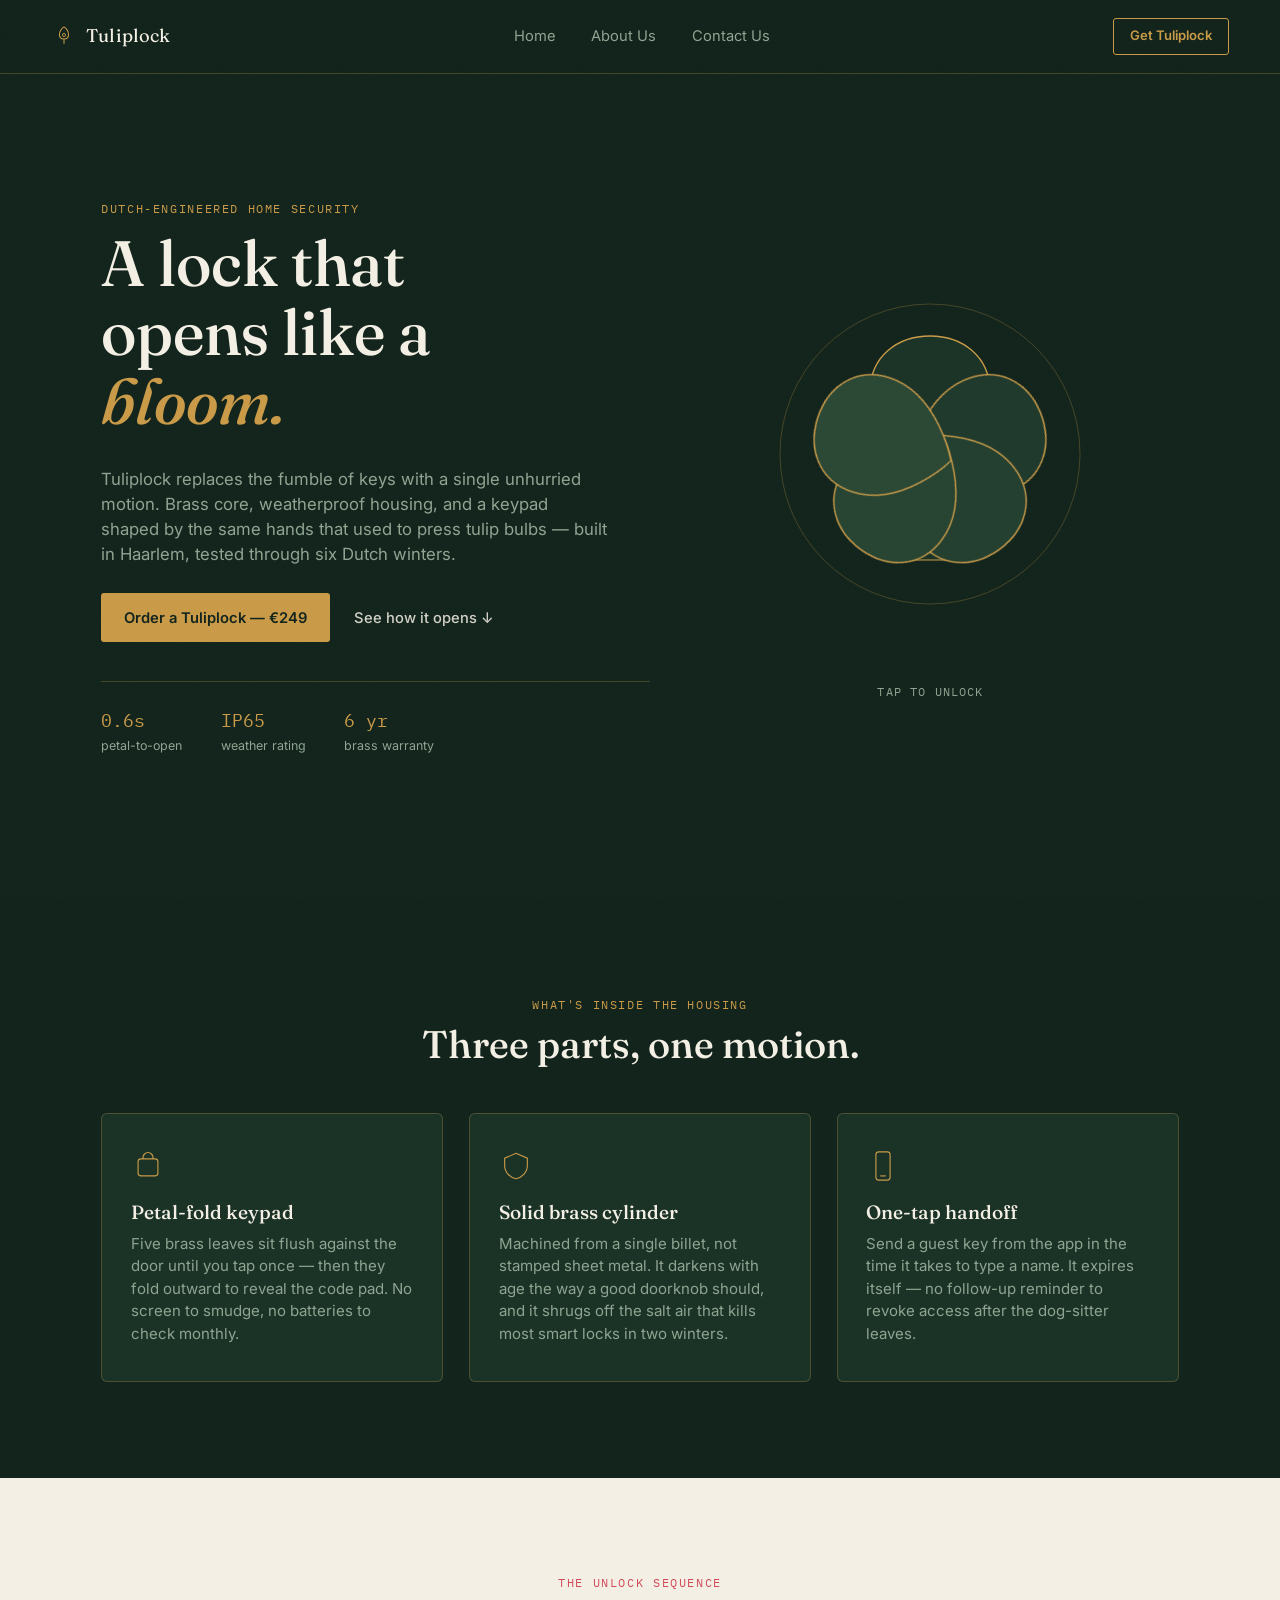
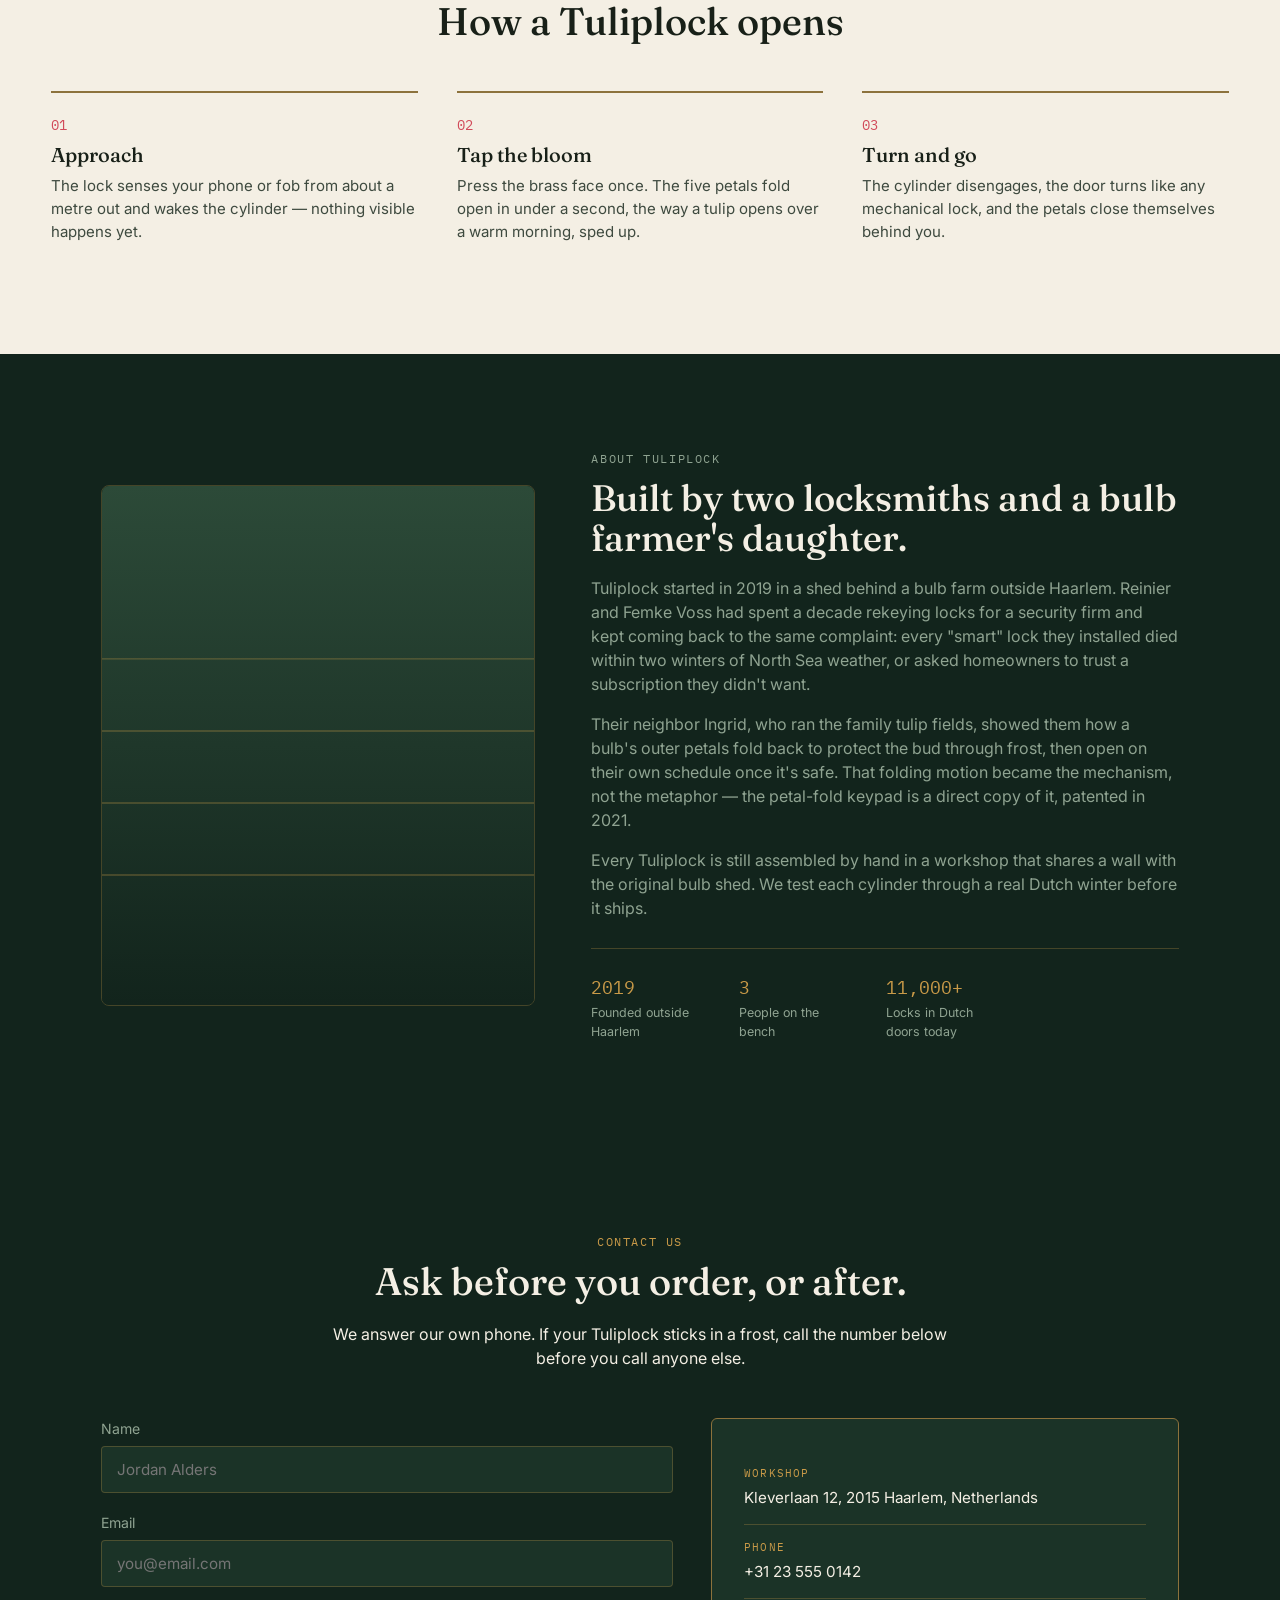
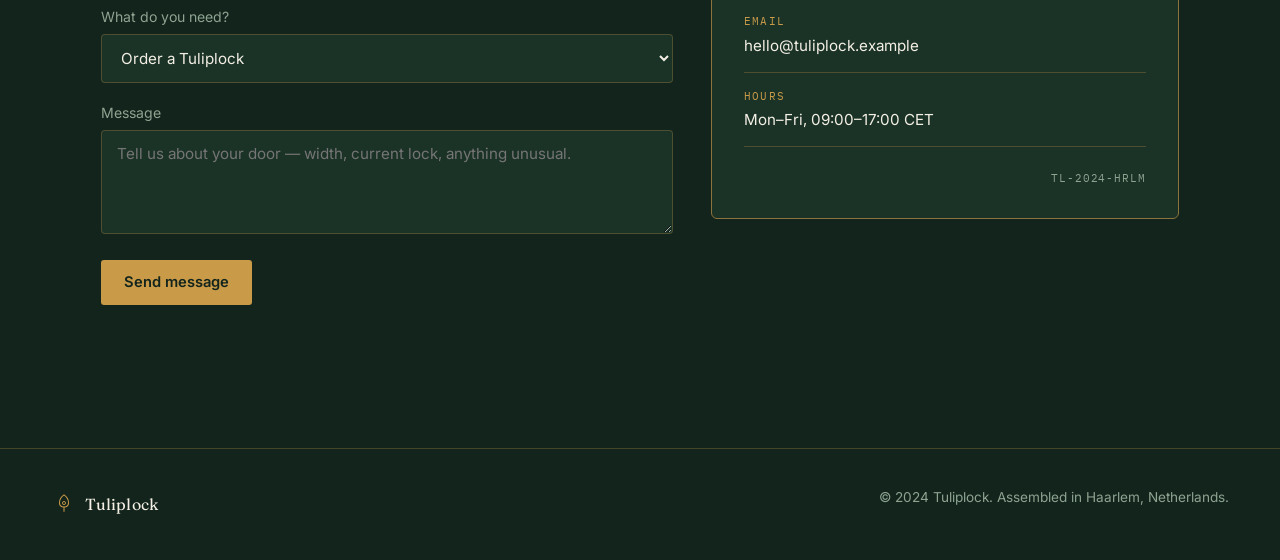
<file: files/index.html>
<!DOCTYPE html>
<html lang="en">
<head>
<meta charset="UTF-8">
<meta name="viewport" content="width=device-width, initial-scale=1.0">
<title>Tuliplock — A lock that opens like a bloom</title>
<link rel="preconnect" href="https://fonts.googleapis.com">
<link rel="preconnect" href="https://fonts.gstatic.com" crossorigin>
<link href="https://fonts.googleapis.com/css2?family=Fraunces:ital,opsz,wght@0,9..144,300;0,9..144,500;0,9..144,600;1,9..144,500&family=Inter:wght@400;500;600&family=IBM+Plex+Mono:wght@400;500&display=swap" rel="stylesheet">
<link rel="stylesheet" href="style.css">
</head>
<body>

<div class="grain"></div>

<header class="site-header">
  <a href="#home" class="brand">
    <svg class="brand-mark" viewBox="0 0 40 40" fill="none" xmlns="http://www.w3.org/2000/svg" aria-hidden="true">
      <path d="M20 6C20 6 13 11 13 18C13 22 16 24.5 20 24.5C24 24.5 27 22 27 18C27 11 20 6 20 6Z" stroke="currentColor" stroke-width="1.6"/>
      <path d="M20 24.5V32" stroke="currentColor" stroke-width="1.6"/>
      <circle cx="20" cy="18.5" r="2.4" stroke="currentColor" stroke-width="1.4"/>
    </svg>
    <span>Tuliplock</span>
  </a>
  <nav class="site-nav">
    <a href="#home">Home</a>
    <a href="#about">About&nbsp;Us</a>
    <a href="#contact">Contact&nbsp;Us</a>
  </nav>
  <a href="#contact" class="btn btn-ghost nav-cta">Get Tuliplock</a>
  <button class="nav-toggle" aria-label="Toggle menu" aria-expanded="false">
    <span></span><span></span><span></span>
  </button>
</header>

<main>

  <!-- ============ HOME ============ -->
  <section id="home" class="hero">
    <div class="hero-copy">
      <p class="eyebrow">Dutch-engineered home security</p>
      <h1>A lock that<br>opens like a<br><em>bloom.</em></h1>
      <p class="lede">Tuliplock replaces the fumble of keys with a single unhurried motion. Brass core, weatherproof housing, and a keypad shaped by the same hands that used to press tulip bulbs — built in Haarlem, tested through six Dutch winters.</p>
      <div class="hero-actions">
        <a href="#contact" class="btn btn-primary">Order a Tuliplock — €249</a>
        <a href="#how" class="btn btn-text">See how it opens ↓</a>
      </div>
      <dl class="hero-stats">
        <div><dt>0.6s</dt><dd>petal-to-open</dd></div>
        <div><dt>IP65</dt><dd>weather rating</dd></div>
        <div><dt>6&nbsp;yr</dt><dd>brass warranty</dd></div>
      </dl>
    </div>

    <div class="hero-stage" aria-hidden="true">
      <svg class="bloom-svg" viewBox="0 0 420 420" fill="none" xmlns="http://www.w3.org/2000/svg">
        <circle cx="210" cy="210" r="150" class="stage-ring"/>
        <g class="bloom-core">
          <rect x="176" y="230" width="68" height="86" rx="10" class="petal petal-base"/>
          <circle cx="210" cy="255" r="9" class="keyhole-dot"/>
          <rect x="205" y="255" width="10" height="26" rx="3" class="keyhole-stem"/>
        </g>
        <g class="petal-group">
          <path class="petal petal-1" d="M210 232C210 232 150 200 150 148C150 112 178 92 210 92C242 92 270 112 270 148C270 200 210 232 210 232Z"/>
        </g>
        <g class="petal-group petal-rot-1">
          <path class="petal petal-2" d="M210 232C210 232 150 200 150 148C150 112 178 92 210 92C242 92 270 112 270 148C270 200 210 232 210 232Z"/>
        </g>
        <g class="petal-group petal-rot-2">
          <path class="petal petal-3" d="M210 232C210 232 150 200 150 148C150 112 178 92 210 92C242 92 270 112 270 148C270 200 210 232 210 232Z"/>
        </g>
        <g class="petal-group petal-rot-3">
          <path class="petal petal-4" d="M210 232C210 232 150 200 150 148C150 112 178 92 210 92C242 92 270 112 270 148C270 200 210 232 210 232Z"/>
        </g>
        <g class="petal-group petal-rot-4">
          <path class="petal petal-5" d="M210 232C210 232 150 200 150 148C150 112 178 92 210 92C242 92 270 112 270 148C270 200 210 232 210 232Z"/>
        </g>
      </svg>
      <p class="stage-caption">Tap to unlock</p>
    </div>
  </section>

  <!-- ============ FEATURES ============ -->
  <section class="features">
    <div class="section-head">
      <p class="eyebrow">What's inside the housing</p>
      <h2>Three parts, one motion.</h2>
    </div>
    <div class="feature-grid">
      <article class="feature-card">
        <svg viewBox="0 0 48 48" class="feature-icon" aria-hidden="true"><rect x="10" y="14" width="28" height="24" rx="4"/><path d="M17 14v-2a7 7 0 0 1 14 0v2"/></svg>
        <h3>Petal-fold keypad</h3>
        <p>Five brass leaves sit flush against the door until you tap once — then they fold outward to reveal the code pad. No screen to smudge, no batteries to check monthly.</p>
      </article>
      <article class="feature-card">
        <svg viewBox="0 0 48 48" class="feature-icon" aria-hidden="true"><path d="M24 6l16 7v10c0 10-7 17-16 19-9-2-16-9-16-19V13z"/></svg>
        <h3>Solid brass cylinder</h3>
        <p>Machined from a single billet, not stamped sheet metal. It darkens with age the way a good doorknob should, and it shrugs off the salt air that kills most smart locks in two winters.</p>
      </article>
      <article class="feature-card">
        <svg viewBox="0 0 48 48" class="feature-icon" aria-hidden="true"><rect x="14" y="4" width="20" height="40" rx="4"/><line x1="20" y1="38" x2="28" y2="38"/></svg>
        <h3>One-tap handoff</h3>
        <p>Send a guest key from the app in the time it takes to type a name. It expires itself — no follow-up reminder to revoke access after the dog-sitter leaves.</p>
      </article>
    </div>
  </section>

  <!-- ============ HOW IT WORKS ============ -->
  <section id="how" class="how">
    <div class="section-head light">
      <p class="eyebrow">The unlock sequence</p>
      <h2>How a Tuliplock opens</h2>
    </div>
    <ol class="steps">
      <li>
        <span class="step-index">01</span>
        <h3>Approach</h3>
        <p>The lock senses your phone or fob from about a metre out and wakes the cylinder — nothing visible happens yet.</p>
      </li>
      <li>
        <span class="step-index">02</span>
        <h3>Tap the bloom</h3>
        <p>Press the brass face once. The five petals fold open in under a second, the way a tulip opens over a warm morning, sped up.</p>
      </li>
      <li>
        <span class="step-index">03</span>
        <h3>Turn and go</h3>
        <p>The cylinder disengages, the door turns like any mechanical lock, and the petals close themselves behind you.</p>
      </li>
    </ol>
  </section>

  <!-- ============ ABOUT ============ -->
  <section id="about" class="about">
    <div class="about-media" aria-hidden="true">
      <svg viewBox="0 0 300 360" class="about-svg">
        <defs>
          <linearGradient id="fieldGrad" x1="0" y1="0" x2="0" y2="1">
            <stop offset="0" stop-color="#2C4A38"/>
            <stop offset="1" stop-color="#12241C"/>
          </linearGradient>
        </defs>
        <rect width="300" height="360" fill="url(#fieldGrad)"/>
        <g class="field-rows" stroke="#C99A48" stroke-opacity="0.35">
          <line x1="0" y1="120" x2="300" y2="120"/>
          <line x1="0" y1="170" x2="300" y2="170"/>
          <line x1="0" y1="220" x2="300" y2="220"/>
          <line x1="0" y1="270" x2="300" y2="270"/>
        </g>
      </svg>
    </div>
    <div class="about-copy">
      <p class="eyebrow">About Tuliplock</p>
      <h2>Built by two locksmiths and a bulb farmer's daughter.</h2>
      <p>Tuliplock started in 2019 in a shed behind a bulb farm outside Haarlem. Reinier and Femke Voss had spent a decade rekeying locks for a security firm and kept coming back to the same complaint: every "smart" lock they installed died within two winters of North Sea weather, or asked homeowners to trust a subscription they didn't want.</p>
      <p>Their neighbor Ingrid, who ran the family tulip fields, showed them how a bulb's outer petals fold back to protect the bud through frost, then open on their own schedule once it's safe. That folding motion became the mechanism, not the metaphor — the petal-fold keypad is a direct copy of it, patented in 2021.</p>
      <p>Every Tuliplock is still assembled by hand in a workshop that shares a wall with the original bulb shed. We test each cylinder through a real Dutch winter before it ships.</p>
      <div class="about-facts">
        <div><dt>2019</dt><dd>Founded outside Haarlem</dd></div>
        <div><dt>3</dt><dd>People on the bench</dd></div>
        <div><dt>11,000+</dt><dd>Locks in Dutch doors today</dd></div>
      </div>
    </div>
  </section>

  <!-- ============ CONTACT ============ -->
  <section id="contact" class="contact">
    <div class="section-head">
      <p class="eyebrow">Contact Us</p>
      <h2>Ask before you order, or after.</h2>
      <p class="lede">We answer our own phone. If your Tuliplock sticks in a frost, call the number below before you call anyone else.</p>
    </div>

    <div class="contact-grid">
      <form class="contact-form" id="contact-form">
        <label>
          <span>Name</span>
          <input type="text" name="name" placeholder="Jordan Alders" required>
        </label>
        <label>
          <span>Email</span>
          <input type="email" name="email" placeholder="you@email.com" required>
        </label>
        <label>
          <span>What do you need?</span>
          <select name="topic">
            <option>Order a Tuliplock</option>
            <option>Installation help</option>
            <option>Warranty / repair</option>
            <option>Something else</option>
          </select>
        </label>
        <label>
          <span>Message</span>
          <textarea name="message" rows="4" placeholder="Tell us about your door — width, current lock, anything unusual." required></textarea>
        </label>
        <button type="submit" class="btn btn-primary">Send message</button>
        <p class="form-note" id="form-note" role="status"></p>
      </form>

      <div class="contact-plate">
        <div class="plate-row">
          <span class="plate-label">Workshop</span>
          <span class="plate-value">Kleverlaan 12, 2015 Haarlem, Netherlands</span>
        </div>
        <div class="plate-row">
          <span class="plate-label">Phone</span>
          <span class="plate-value">+31 23 555 0142</span>
        </div>
        <div class="plate-row">
          <span class="plate-label">Email</span>
          <span class="plate-value">hello@tuliplock.example</span>
        </div>
        <div class="plate-row">
          <span class="plate-label">Hours</span>
          <span class="plate-value">Mon–Fri, 09:00–17:00 CET</span>
        </div>
        <div class="plate-serial">TL-2024-HRLM</div>
      </div>
    </div>
  </section>

</main>

<footer class="site-footer">
  <a href="#home" class="brand brand-footer">
    <svg class="brand-mark" viewBox="0 0 40 40" fill="none" xmlns="http://www.w3.org/2000/svg" aria-hidden="true">
      <path d="M20 6C20 6 13 11 13 18C13 22 16 24.5 20 24.5C24 24.5 27 22 27 18C27 11 20 6 20 6Z" stroke="currentColor" stroke-width="1.6"/>
      <path d="M20 24.5V32" stroke="currentColor" stroke-width="1.6"/>
      <circle cx="20" cy="18.5" r="2.4" stroke="currentColor" stroke-width="1.4"/>
    </svg>
    <span>Tuliplock</span>
  </a>
  <p>&copy; 2024 Tuliplock. Assembled in Haarlem, Netherlands.</p>
</footer>

<script src="script.js"></script>
</body>
</html>
</file>
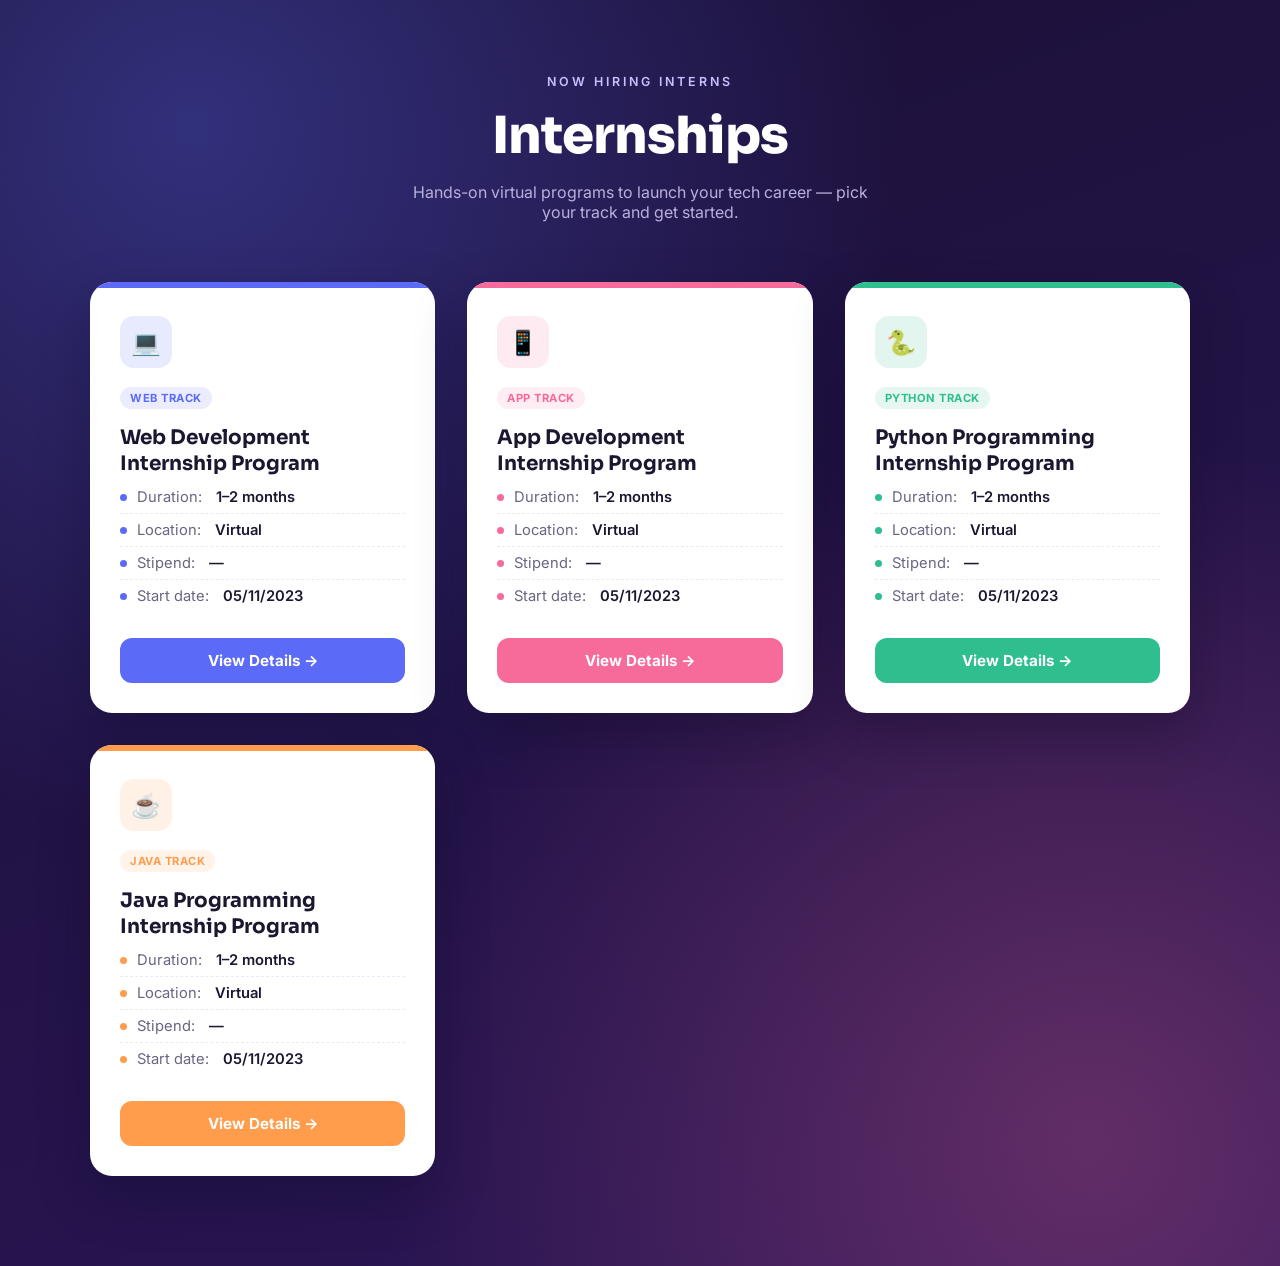
<file: internships_page.html>
<!DOCTYPE html>
<html lang="en">
<head>
<meta charset="UTF-8">
<meta name="viewport" content="width=device-width, initial-scale=1.0">
<title>Internships</title>
<link rel="preconnect" href="https://fonts.googleapis.com">
<link href="https://fonts.googleapis.com/css2?family=Sora:wght@600;700;800&family=Inter:wght@400;500;600&display=swap" rel="stylesheet">
<style>
  :root{
    --bg1:#1a1035;
    --bg2:#2b1657;
    --card:#ffffff;
    --ink:#1c1730;
    --mute:#6b6482;
    --accent-web:#5b6bf7;
    --accent-app:#f76b9b;
    --accent-py:#2fbf8f;
    --accent-java:#ff9d4d;
    --line:#ece9f7;
  }
  *{box-sizing:border-box;}
  body{
    margin:0;
    min-height:100vh;
    font-family:'Inter',sans-serif;
    background:
      radial-gradient(circle at 15% 10%, rgba(91,107,247,0.35), transparent 45%),
      radial-gradient(circle at 85% 90%, rgba(247,107,155,0.28), transparent 45%),
      linear-gradient(160deg, var(--bg1), var(--bg2));
    padding:70px 6vw 90px;
    color:var(--ink);
  }
  .page-head{ text-align:center; margin-bottom:60px; }
  .page-head span{
    display:inline-block; color:#c9bfff; font-size:.78rem; letter-spacing:3px;
    text-transform:uppercase; font-weight:600; margin-bottom:14px;
  }
  .page-head h1{
    font-family:'Sora',sans-serif; font-size:clamp(2.2rem,5vw,3.2rem);
    color:#fff; margin:0; font-weight:800; letter-spacing:-1px;
  }
  .page-head p{ color:#b9b0dc; max-width:480px; margin:14px auto 0; font-size:1rem; }

  .grid{
    display:grid;
    grid-template-columns:repeat(auto-fit,minmax(300px,1fr));
    gap:32px;
    max-width:1100px;
    margin:0 auto;
  }

  .card{
    position:relative;
    background:var(--card);
    border-radius:22px;
    padding:34px 30px 30px;
    box-shadow:0 20px 50px rgba(15,8,40,0.35);
    overflow:hidden;
    transition:transform .35s ease, box-shadow .35s ease;
  }
  .card::before{
    content:'';
    position:absolute; top:0; left:0; right:0; height:6px;
    background:var(--accent);
  }
  .card:hover{ transform:translateY(-10px); box-shadow:0 30px 60px rgba(15,8,40,0.45); }

  .card-icon{
    width:52px; height:52px; border-radius:14px;
    display:flex; align-items:center; justify-content:center;
    font-size:1.5rem; margin-bottom:18px;
    background:color-mix(in srgb, var(--accent) 14%, white);
  }

  .card h2{
    font-family:'Sora',sans-serif; font-size:1.25rem; margin:0 0 4px; line-height:1.3;
  }
  .card .badge{
    display:inline-block; font-size:.7rem; font-weight:700; letter-spacing:.5px;
    text-transform:uppercase; color:var(--accent); background:color-mix(in srgb, var(--accent) 12%, white);
    padding:4px 10px; border-radius:20px; margin-bottom:16px;
  }

  .detail-list{ list-style:none; margin:0 0 26px; padding:0; }
  .detail-list li{
    display:flex; align-items:center; gap:10px;
    font-size:.92rem; color:var(--mute); padding:7px 0;
    border-bottom:1px dashed var(--line);
  }
  .detail-list li:last-child{ border-bottom:none; }
  .detail-list li .dot{
    width:7px; height:7px; border-radius:50%; background:var(--accent); flex-shrink:0;
  }
  .detail-list li strong{ color:var(--ink); font-weight:600; }

  .btn{
    display:inline-flex; align-items:center; justify-content:center; gap:8px;
    width:100%; padding:13px 20px; border:none; border-radius:12px;
    background:var(--accent); color:#fff; font-weight:700; font-size:.95rem;
    text-decoration:none; cursor:pointer;
    transition:transform .25s ease, filter .25s ease;
  }
  .btn:hover{ transform:translateY(-3px); filter:brightness(1.08); }
  .btn:active{ transform:translateY(0); }

  .web   { --accent:var(--accent-web); }
  .app   { --accent:var(--accent-app); }
  .py    { --accent:var(--accent-py); }
  .java  { --accent:var(--accent-java); }

  @media (max-width:480px){
    body{ padding:50px 5vw 60px; }
  }
</style>
</head>
<body>

  <div class="page-head">
    <span>Now Hiring Interns</span>
    <h1>Internships</h1>
    <p>Hands-on virtual programs to launch your tech career — pick your track and get started.</p>
  </div>

  <div class="grid">

    <div class="card web">
      <div class="card-icon">💻</div>
      <span class="badge">Web Track</span>
      <h2>Web Development<br>Internship Program</h2>
      <ul class="detail-list">
        <li><span class="dot"></span> Duration: <strong>&nbsp;1–2 months</strong></li>
        <li><span class="dot"></span> Location: <strong>&nbsp;Virtual</strong></li>
        <li><span class="dot"></span> Stipend: <strong>&nbsp;—</strong></li>
        <li><span class="dot"></span> Start date: <strong>&nbsp;05/11/2023</strong></li>
      </ul>
      <a class="btn" href="https://example.com/web-development-internship" target="_blank">View Details →</a>
    </div>

    <div class="card app">
      <div class="card-icon">📱</div>
      <span class="badge">App Track</span>
      <h2>App Development<br>Internship Program</h2>
      <ul class="detail-list">
        <li><span class="dot"></span> Duration: <strong>&nbsp;1–2 months</strong></li>
        <li><span class="dot"></span> Location: <strong>&nbsp;Virtual</strong></li>
        <li><span class="dot"></span> Stipend: <strong>&nbsp;—</strong></li>
        <li><span class="dot"></span> Start date: <strong>&nbsp;05/11/2023</strong></li>
      </ul>
      <a class="btn" href="https://example.com/app-development-internship" target="_blank">View Details →</a>
    </div>

    <div class="card py">
      <div class="card-icon">🐍</div>
      <span class="badge">Python Track</span>
      <h2>Python Programming<br>Internship Program</h2>
      <ul class="detail-list">
        <li><span class="dot"></span> Duration: <strong>&nbsp;1–2 months</strong></li>
        <li><span class="dot"></span> Location: <strong>&nbsp;Virtual</strong></li>
        <li><span class="dot"></span> Stipend: <strong>&nbsp;—</strong></li>
        <li><span class="dot"></span> Start date: <strong>&nbsp;05/11/2023</strong></li>
      </ul>
      <a class="btn" href="https://example.com/python-programming-internship" target="_blank">View Details →</a>
    </div>

    <div class="card java">
      <div class="card-icon">☕</div>
      <span class="badge">Java Track</span>
      <h2>Java Programming<br>Internship Program</h2>
      <ul class="detail-list">
        <li><span class="dot"></span> Duration: <strong>&nbsp;1–2 months</strong></li>
        <li><span class="dot"></span> Location: <strong>&nbsp;Virtual</strong></li>
        <li><span class="dot"></span> Stipend: <strong>&nbsp;—</strong></li>
        <li><span class="dot"></span> Start date: <strong>&nbsp;05/11/2023</strong></li>
      </ul>
      <a class="btn" href="https://example.com/java-programming-internship" target="_blank">View Details →</a>
    </div>

  </div>

</body>
</html>
</file>
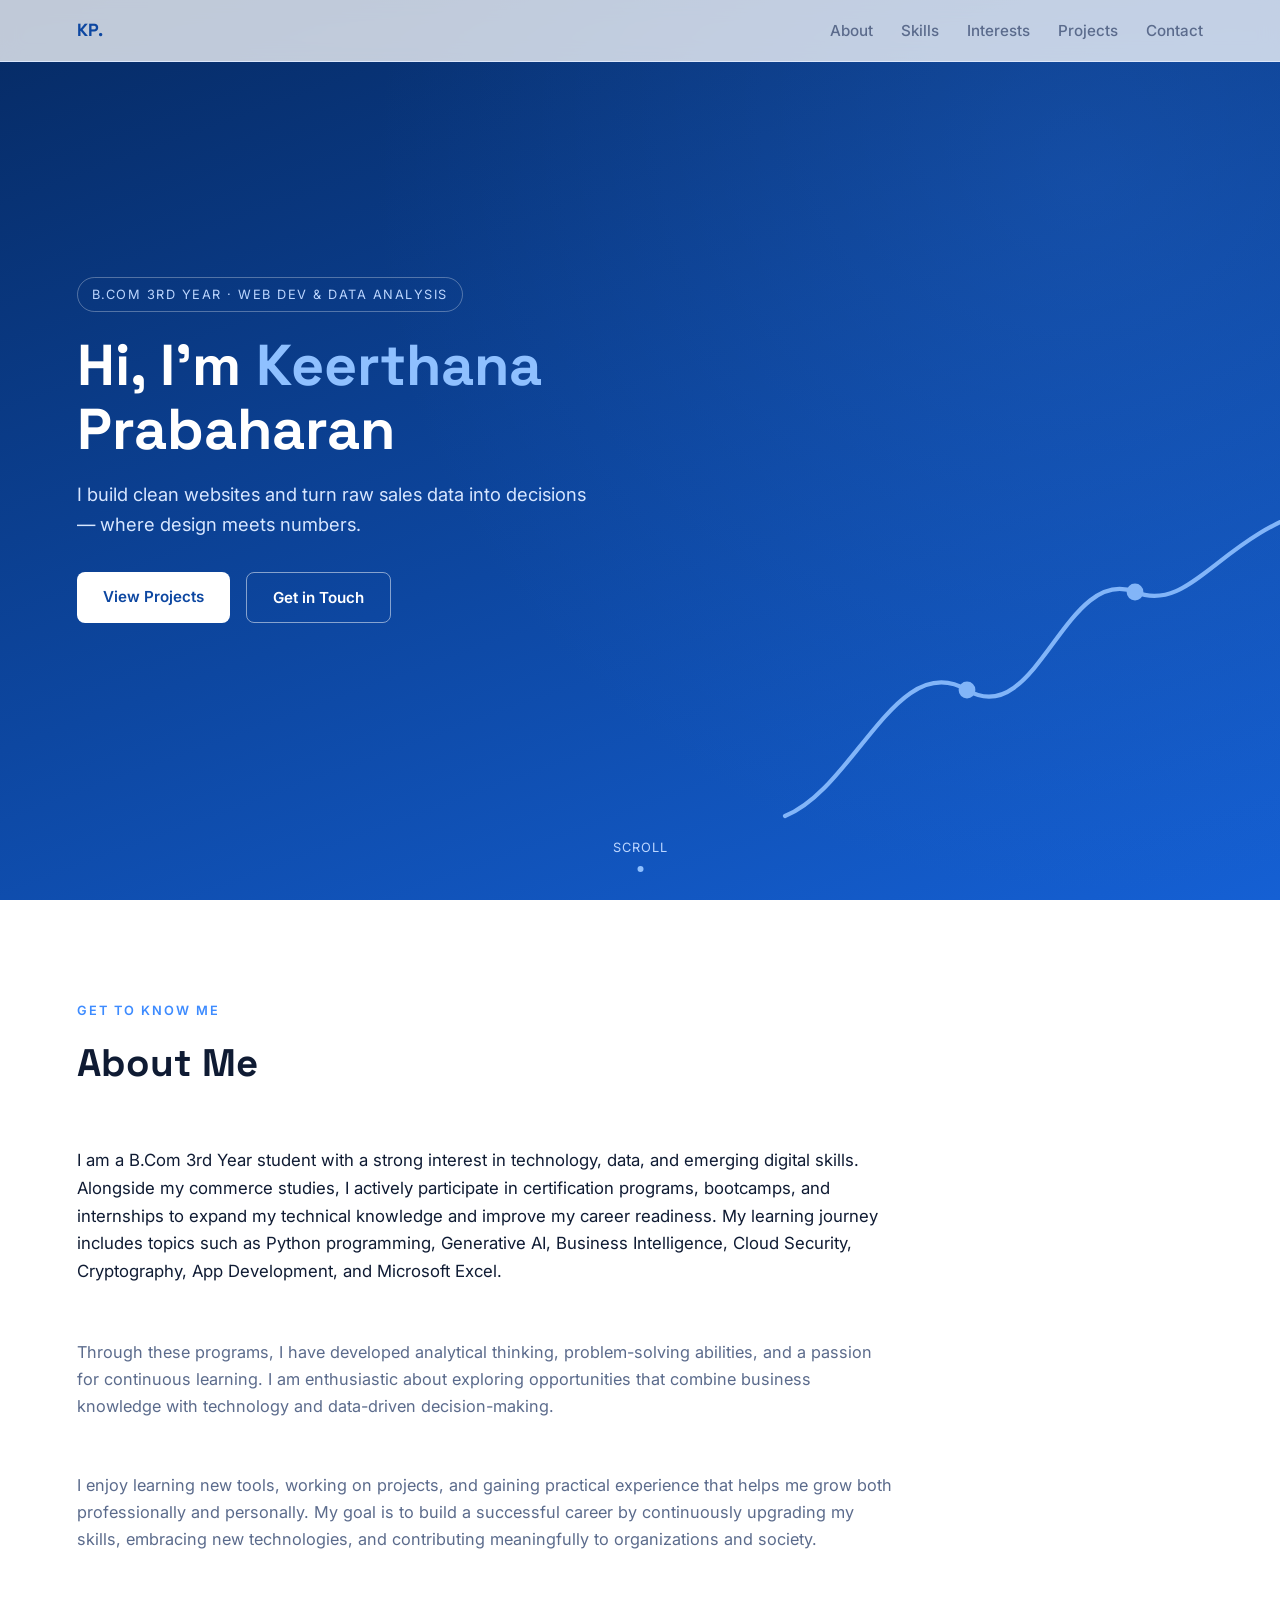
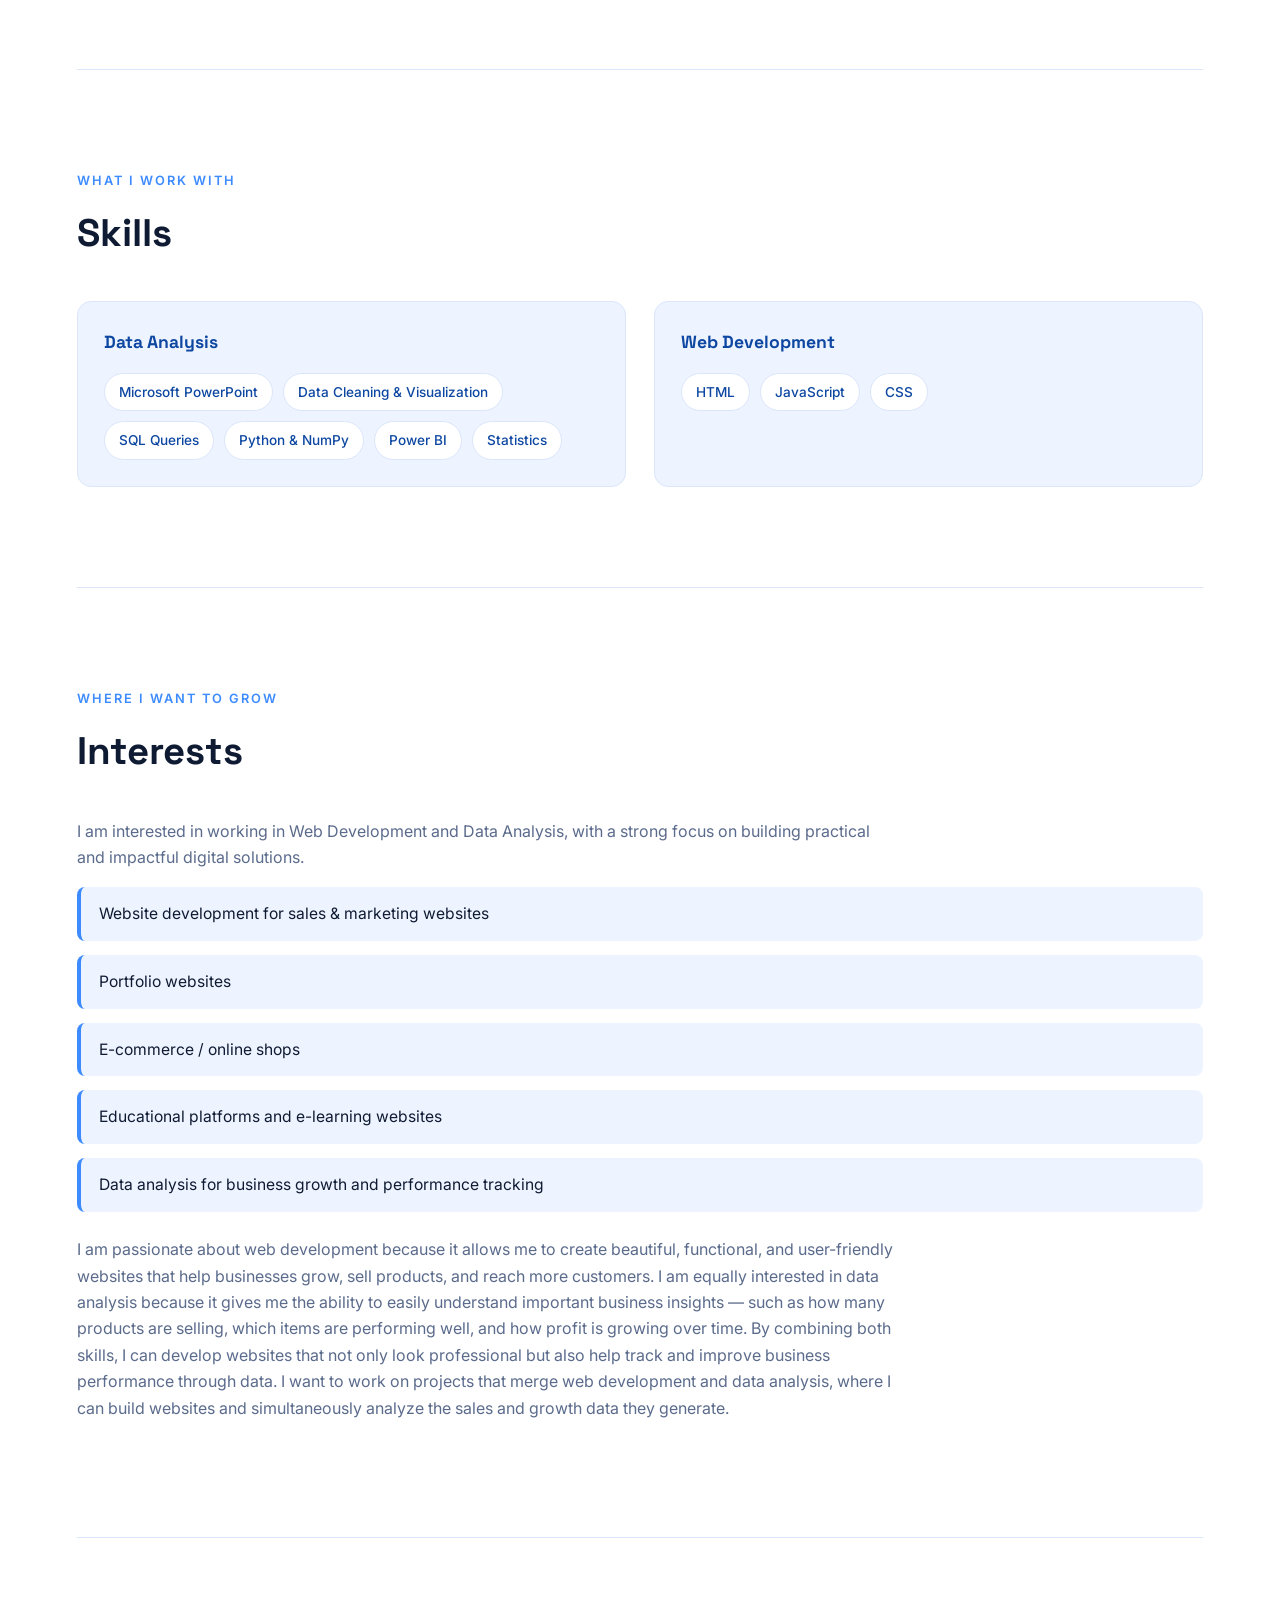
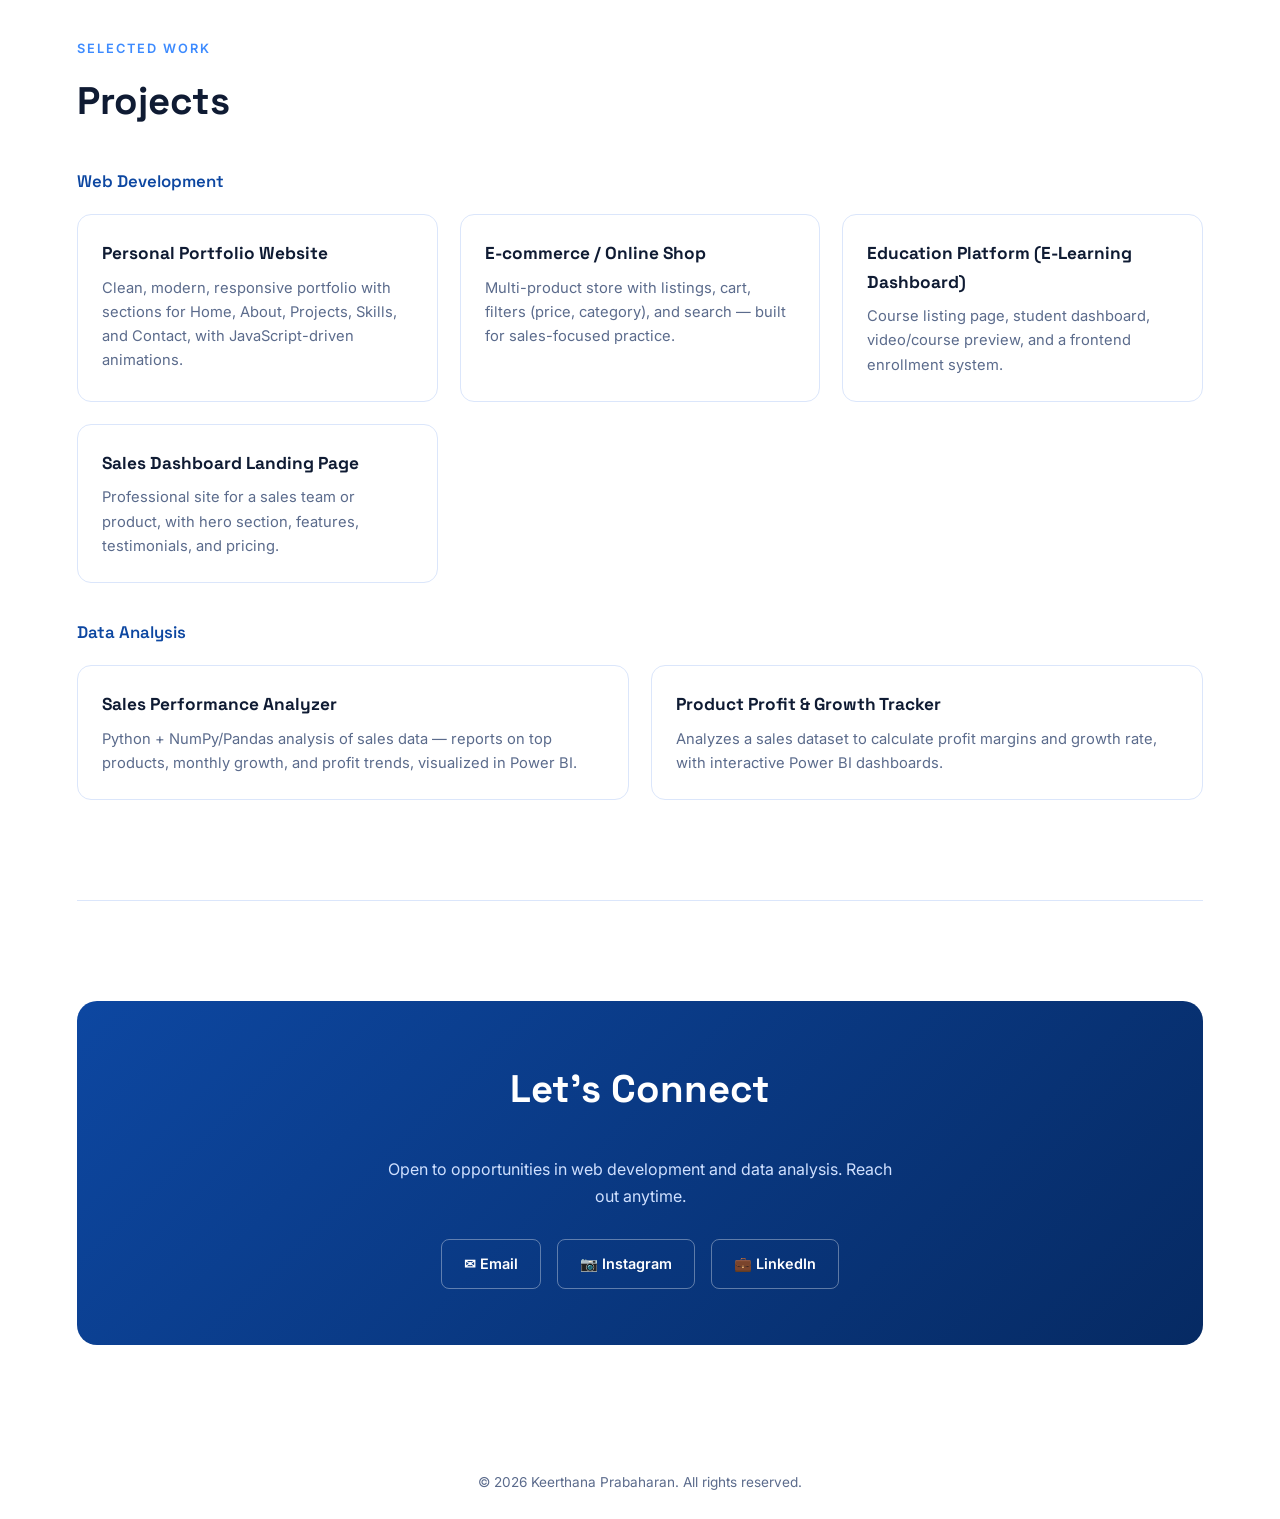
<file: portfolio_keerthana.html>
<!DOCTYPE html>
<html lang="en">
<head>
<meta charset="UTF-8">
<meta name="viewport" content="width=device-width, initial-scale=1.0">
<title>Keerthana Prabaharan - Portfolio</title>
<link rel="preconnect" href="https://fonts.googleapis.com">
<link rel="preconnect" href="https://fonts.gstatic.com" crossorigin>
<link href="https://fonts.googleapis.com/css2?family=Space+Grotesk:wght@500;600;700&family=Inter:wght@400;500;600&display=swap" rel="stylesheet">
<style>
  :root{
    --navy:#0d47a1;
    --deep:#062a63;
    --sky:#3d8bff;
    --pale:#eef4ff;
    --paper:#ffffff;
    --ink:#0f1b33;
    --mute:#5b6b8c;
    --line:#dbe6fb;
  }
  *{box-sizing:border-box;}
  html{scroll-behavior:smooth;}
  body{
    margin:0;
    font-family:'Inter',sans-serif;
    color:var(--ink);
    background:var(--paper);
    line-height:1.65;
  }
  h1,h2,h3,h4{font-family:'Space Grotesk',sans-serif; margin:0;}
  a{color:var(--navy);}

  /* ---------- NAV ---------- */
  nav{
    position:fixed; top:0; left:0; right:0; z-index:100;
    display:flex; align-items:center; justify-content:space-between;
    padding:16px 6vw;
    background:rgba(255,255,255,0.75);
    backdrop-filter:blur(10px);
    border-bottom:1px solid var(--line);
    transition:box-shadow .3s ease;
  }
  nav.scrolled{ box-shadow:0 4px 20px rgba(13,71,161,0.08); }
  .nav-logo{ font-family:'Space Grotesk',sans-serif; font-weight:700; color:var(--navy); font-size:1.1rem; letter-spacing:.5px;}
  .nav-links{ list-style:none; display:flex; gap:28px; margin:0; padding:0; }
  .nav-links a{
    text-decoration:none; color:var(--mute); font-weight:500; font-size:.95rem;
    position:relative; padding-bottom:4px; transition:color .25s ease;
  }
  .nav-links a::after{
    content:''; position:absolute; left:0; bottom:0; width:0; height:2px;
    background:var(--sky); transition:width .3s ease;
  }
  .nav-links a:hover{ color:var(--navy); }
  .nav-links a:hover::after{ width:100%; }
  .nav-toggle{ display:none; background:none; border:none; font-size:1.5rem; color:var(--navy); cursor:pointer; }

  /* ---------- HERO ---------- */
  header.hero{
    position:relative;
    min-height:100vh;
    display:flex; align-items:center;
    padding:0 6vw;
    overflow:hidden;
    background:
      radial-gradient(circle at 85% 20%, rgba(61,139,255,0.18), transparent 55%),
      linear-gradient(160deg, var(--deep) 0%, var(--navy) 55%, #1560d4 100%);
  }
  .hero-content{ position:relative; z-index:2; max-width:640px; color:#fff; }
  .hero-eyebrow{
    display:inline-block; font-size:.8rem; letter-spacing:1.5px; text-transform:uppercase;
    color:#bcd6ff; border:1px solid rgba(255,255,255,.3); border-radius:20px;
    padding:6px 14px; margin-bottom:22px;
    opacity:0; animation:riseIn .7s ease forwards; animation-delay:.1s;
  }
  .hero h1{
    font-size:clamp(2.4rem, 5vw, 3.6rem); color:#fff; line-height:1.1;
    opacity:0; animation:riseIn .7s ease forwards; animation-delay:.25s;
  }
  .hero h1 span{ color:#8fc0ff; }
  .hero p.tagline{
    color:#d7e6ff; font-size:1.15rem; margin-top:18px; max-width:520px;
    opacity:0; animation:riseIn .7s ease forwards; animation-delay:.4s;
  }
  .hero-cta{ margin-top:32px; display:flex; gap:16px; flex-wrap:wrap;
    opacity:0; animation:riseIn .7s ease forwards; animation-delay:.55s; }
  .btn{
    text-decoration:none; padding:12px 26px; border-radius:8px; font-weight:600; font-size:.95rem;
    transition:transform .25s ease, box-shadow .25s ease, background .25s ease;
    display:inline-block;
  }
  .btn-solid{ background:#fff; color:var(--navy); }
  .btn-solid:hover{ transform:translateY(-3px); box-shadow:0 10px 25px rgba(0,0,0,0.25); }
  .btn-outline{ border:1px solid rgba(255,255,255,.5); color:#fff; }
  .btn-outline:hover{ background:rgba(255,255,255,.12); transform:translateY(-3px); }

  @keyframes riseIn{ from{opacity:0; transform:translateY(18px);} to{opacity:1; transform:translateY(0);} }

  /* animated growth-line signature graphic */
  .hero-graphic{
    position:absolute; right:-4%; bottom:0; width:min(46vw,560px); z-index:1; opacity:.9;
  }
  .hero-graphic path.trend{
    fill:none; stroke:#8fc0ff; stroke-width:3; stroke-linecap:round;
    stroke-dasharray:900; stroke-dashoffset:900;
    animation:draw 2.6s ease forwards 1s;
  }
  .hero-graphic circle{ opacity:0; animation:popIn .5s ease forwards; }
  @keyframes draw{ to{ stroke-dashoffset:0; } }
  @keyframes popIn{ from{opacity:0; transform:scale(0);} to{opacity:1; transform:scale(1);} }

  .scroll-cue{
    position:absolute; bottom:28px; left:50%; transform:translateX(-50%);
    color:#bcd6ff; font-size:.8rem; letter-spacing:1px; text-transform:uppercase;
    display:flex; flex-direction:column; align-items:center; gap:8px;
  }
  .scroll-cue .dot{ width:6px; height:6px; border-radius:50%; background:#8fc0ff; animation:bounceDot 1.6s ease-in-out infinite; }
  @keyframes bounceDot{ 0%,100%{transform:translateY(0);} 50%{transform:translateY(10px);} }

  /* ---------- SECTIONS ---------- */
  main{ padding:0 6vw; }
  section{
    padding:100px 0;
    border-bottom:1px solid var(--line);
  }
  section:last-of-type{ border-bottom:none; }
  .eyebrow{
    display:block; color:var(--sky); font-weight:600; font-size:.8rem;
    letter-spacing:2px; text-transform:uppercase; margin-bottom:10px;
  }
  h2.section-title{ font-size:clamp(1.8rem,3vw,2.4rem); color:var(--ink); margin-bottom:36px; }

  .reveal{ opacity:0; transform:translateY(30px); transition:opacity .7s ease, transform .7s ease; }
  .reveal.in{ opacity:1; transform:translateY(0); }

  /* About */
  .about-grid{ display:grid; grid-template-columns:1fr; gap:20px; }
  .about-grid p{ color:var(--mute); font-size:1.02rem; max-width:820px; }

  /* Skills */
  .skill-groups{ display:grid; grid-template-columns:repeat(auto-fit,minmax(260px,1fr)); gap:28px; }
  .skill-card{
    background:var(--pale); border:1px solid var(--line); border-radius:14px; padding:26px;
    transition:transform .3s ease, box-shadow .3s ease;
  }
  .skill-card:hover{ transform:translateY(-6px); box-shadow:0 16px 30px rgba(13,71,161,.12); }
  .skill-card h3{ color:var(--navy); font-size:1.1rem; margin-bottom:16px; }
  .pill-row{ display:flex; flex-wrap:wrap; gap:10px; }
  .pill{
    background:#fff; border:1px solid var(--line); color:var(--navy);
    padding:7px 14px; border-radius:20px; font-size:.85rem; font-weight:500;
    transition:background .25s ease, color .25s ease, transform .25s ease;
  }
  .pill:hover{ background:var(--navy); color:#fff; transform:translateY(-2px); }

  /* Interests */
  .interest-list{ list-style:none; padding:0; margin:0 0 24px; display:grid; gap:14px; }
  .interest-list li{
    background:var(--pale); border-left:4px solid var(--sky); border-radius:8px;
    padding:14px 18px; color:var(--ink); font-size:.98rem;
    transition:transform .25s ease;
  }
  .interest-list li:hover{ transform:translateX(6px); }
  .about-grid p.lede{ color:var(--ink); font-size:1.05rem; }

  /* Projects */
  .project-subhead{ color:var(--navy); font-size:1.05rem; margin:36px 0 18px; font-weight:600; }
  .project-subhead:first-of-type{ margin-top:0; }
  .project-grid{ display:grid; grid-template-columns:repeat(auto-fit,minmax(280px,1fr)); gap:22px; }
  .project-card{
    background:#fff; border:1px solid var(--line); border-radius:14px; padding:24px;
    transition:transform .3s ease, box-shadow .3s ease, border-color .3s ease;
    position:relative; overflow:hidden;
  }
  .project-card::before{
    content:''; position:absolute; top:0; left:0; width:4px; height:100%;
    background:var(--sky); transform:scaleY(0); transform-origin:top;
    transition:transform .35s ease;
  }
  .project-card:hover::before{ transform:scaleY(1); }
  .project-card:hover{ transform:translateY(-6px); box-shadow:0 18px 34px rgba(13,71,161,.14); border-color:transparent; }
  .project-card h3{ color:var(--ink); font-size:1.08rem; margin-bottom:8px; }
  .project-card p{ color:var(--mute); font-size:.92rem; margin:0; }

  /* Contact */
  .contact-wrap{
    background:linear-gradient(135deg, var(--navy), var(--deep));
    border-radius:20px; padding:56px 6vw; color:#fff; text-align:center;
  }
  .contact-wrap h2{ color:#fff; }
  .contact-wrap p{ color:#cfe0ff; max-width:520px; margin:14px auto 30px; }
  .contact-links{ display:flex; justify-content:center; gap:16px; flex-wrap:wrap; }
  .contact-links a{
    text-decoration:none; color:#fff; border:1px solid rgba(255,255,255,.35);
    padding:12px 22px; border-radius:8px; font-weight:600; font-size:.9rem;
    transition:transform .25s ease, background .25s ease;
    display:inline-flex; align-items:center; gap:8px;
  }
  .contact-links a:hover{ background:rgba(255,255,255,.14); transform:translateY(-3px); }

  footer{
    text-align:center; padding:26px 6vw; color:var(--mute); font-size:.85rem;
  }

  @media (max-width:760px){
    .nav-links{
      position:fixed; top:64px; right:0; height:calc(100vh - 64px); width:220px;
      background:#fff; flex-direction:column; padding:30px 24px; gap:22px;
      transform:translateX(100%); transition:transform .3s ease;
      box-shadow:-8px 0 24px rgba(0,0,0,0.08);
    }
    .nav-links.open{ transform:translateX(0); }
    .nav-toggle{ display:block; }
    .hero-graphic{ display:none; }
    section{ padding:70px 0; }
  }

  @media (prefers-reduced-motion:reduce){
    *{ animation:none !important; transition:none !important; }
  }
</style>
</head>
<body>

<nav id="navbar">
  <div class="nav-logo">KP.</div>
  <button class="nav-toggle" id="navToggle" aria-label="Toggle menu">&#9776;</button>
  <ul class="nav-links" id="navLinks">
    <li><a href="#about">About</a></li>
    <li><a href="#skills">Skills</a></li>
    <li><a href="#interests">Interests</a></li>
    <li><a href="#projects">Projects</a></li>
    <li><a href="#contact">Contact</a></li>
  </ul>
</nav>

<header class="hero">
  <div class="hero-content">
    <span class="hero-eyebrow">B.Com 3rd Year &middot; Web Dev &amp; Data Analysis</span>
    <h1>Hi, I'm <span>Keerthana</span><br>Prabaharan</h1>
    <p class="tagline">I build clean websites and turn raw sales data into decisions — where design meets numbers.</p>
    <div class="hero-cta">
      <a href="#projects" class="btn btn-solid">View Projects</a>
      <a href="#contact" class="btn btn-outline">Get in Touch</a>
    </div>
  </div>

  <svg class="hero-graphic" viewBox="0 0 400 300" xmlns="http://www.w3.org/2000/svg">
    <path class="trend" d="M10,240 C60,220 90,120 140,150 C190,180 210,60 260,80 C300,96 320,40 390,20" />
    <circle cx="140" cy="150" r="6" fill="#8fc0ff" style="animation-delay:1.6s"/>
    <circle cx="260" cy="80" r="6" fill="#8fc0ff" style="animation-delay:2s"/>
    <circle cx="390" cy="20" r="7" fill="#ffffff" style="animation-delay:2.4s"/>
  </svg>

  <div class="scroll-cue"><span>Scroll</span><span class="dot"></span></div>
</header>

<main>

  <section id="about">
    <span class="eyebrow reveal">Get to know me</span>
    <h2 class="section-title reveal">About Me</h2>
    <div class="about-grid">
      <p class="lede reveal">
        I am a B.Com 3rd Year student with a strong interest in technology, data, and
        emerging digital skills. Alongside my commerce studies, I actively participate
        in certification programs, bootcamps, and internships to expand my technical
        knowledge and improve my career readiness. My learning journey includes topics
        such as Python programming, Generative AI, Business Intelligence, Cloud Security,
        Cryptography, App Development, and Microsoft Excel.
      </p>
      <p class="reveal">
        Through these programs, I have developed analytical thinking, problem-solving
        abilities, and a passion for continuous learning. I am enthusiastic about
        exploring opportunities that combine business knowledge with technology and
        data-driven decision-making.
      </p>
      <p class="reveal">
        I enjoy learning new tools, working on projects, and gaining practical experience
        that helps me grow both professionally and personally. My goal is to build a
        successful career by continuously upgrading my skills, embracing new technologies,
        and contributing meaningfully to organizations and society.
      </p>
    </div>
  </section>

  <section id="skills">
    <span class="eyebrow reveal">What I work with</span>
    <h2 class="section-title reveal">Skills</h2>
    <div class="skill-groups">
      <div class="skill-card reveal">
        <h3>Data Analysis</h3>
        <div class="pill-row">
          <span class="pill">Microsoft PowerPoint</span>
          <span class="pill">Data Cleaning &amp; Visualization</span>
          <span class="pill">SQL Queries</span>
          <span class="pill">Python &amp; NumPy</span>
          <span class="pill">Power BI</span>
          <span class="pill">Statistics</span>
        </div>
      </div>
      <div class="skill-card reveal">
        <h3>Web Development</h3>
        <div class="pill-row">
          <span class="pill">HTML</span>
          <span class="pill">JavaScript</span>
          <span class="pill">CSS</span>
        </div>
      </div>
    </div>
  </section>

  <section id="interests">
    <span class="eyebrow reveal">Where I want to grow</span>
    <h2 class="section-title reveal">Interests</h2>
    <p class="lede reveal" style="color:var(--mute); max-width:820px;">
      I am interested in working in Web Development and Data Analysis, with a strong
      focus on building practical and impactful digital solutions.
    </p>
    <ul class="interest-list reveal">
      <li>Website development for sales &amp; marketing websites</li>
      <li>Portfolio websites</li>
      <li>E-commerce / online shops</li>
      <li>Educational platforms and e-learning websites</li>
      <li>Data analysis for business growth and performance tracking</li>
    </ul>
    <p class="reveal" style="color:var(--mute); max-width:820px;">
      I am passionate about web development because it allows me to create beautiful,
      functional, and user-friendly websites that help businesses grow, sell products,
      and reach more customers. I am equally interested in data analysis because it gives
      me the ability to easily understand important business insights — such as how many
      products are selling, which items are performing well, and how profit is growing
      over time. By combining both skills, I can develop websites that not only look
      professional but also help track and improve business performance through data.
      I want to work on projects that merge web development and data analysis, where I
      can build websites and simultaneously analyze the sales and growth data they generate.
    </p>
  </section>

  <section id="projects">
    <span class="eyebrow reveal">Selected work</span>
    <h2 class="section-title reveal">Projects</h2>

    <h3 class="project-subhead reveal">Web Development</h3>
    <div class="project-grid">
      <div class="project-card reveal">
        <h3>Personal Portfolio Website</h3>
        <p>Clean, modern, responsive portfolio with sections for Home, About, Projects, Skills, and Contact, with JavaScript-driven animations.</p>
      </div>
      <div class="project-card reveal">
        <h3>E-commerce / Online Shop</h3>
        <p>Multi-product store with listings, cart, filters (price, category), and search — built for sales-focused practice.</p>
      </div>
      <div class="project-card reveal">
        <h3>Education Platform (E-Learning Dashboard)</h3>
        <p>Course listing page, student dashboard, video/course preview, and a frontend enrollment system.</p>
      </div>
      <div class="project-card reveal">
        <h3>Sales Dashboard Landing Page</h3>
        <p>Professional site for a sales team or product, with hero section, features, testimonials, and pricing.</p>
      </div>
    </div>

    <h3 class="project-subhead reveal">Data Analysis</h3>
    <div class="project-grid">
      <div class="project-card reveal">
        <h3>Sales Performance Analyzer</h3>
        <p>Python + NumPy/Pandas analysis of sales data — reports on top products, monthly growth, and profit trends, visualized in Power BI.</p>
      </div>
      <div class="project-card reveal">
        <h3>Product Profit &amp; Growth Tracker</h3>
        <p>Analyzes a sales dataset to calculate profit margins and growth rate, with interactive Power BI dashboards.</p>
      </div>
    </div>
  </section>

  <section id="contact" style="border-bottom:none;">
    <div class="contact-wrap reveal">
      <h2 class="section-title">Let's Connect</h2>
      <p>Open to opportunities in web development and data analysis. Reach out anytime.</p>
      <div class="contact-links">
        <a href="mailto:keerthuma532@gmail.com">✉ Email</a>
        <a href="https://www.instagram.com/business_designkp" target="_blank">📷 Instagram</a>
        <a href="https://www.linkedin.com/in/keerthana-prabaharan-101833367" target="_blank">💼 LinkedIn</a>
      </div>
    </div>
  </section>

</main>

<footer>
  &copy; 2026 Keerthana Prabaharan. All rights reserved.
</footer>

<script>
  // Nav scroll shadow
  const nav = document.getElementById('navbar');
  window.addEventListener('scroll', () => {
    nav.classList.toggle('scrolled', window.scrollY > 20);
  });

  // Mobile menu toggle
  const navToggle = document.getElementById('navToggle');
  const navLinks = document.getElementById('navLinks');
  navToggle.addEventListener('click', () => navLinks.classList.toggle('open'));
  navLinks.querySelectorAll('a').forEach(a => a.addEventListener('click', () => navLinks.classList.remove('open')));

  // Scroll reveal
  const revealEls = document.querySelectorAll('.reveal');
  const observer = new IntersectionObserver((entries) => {
    entries.forEach(entry => {
      if (entry.isIntersecting) {
        entry.target.classList.add('in');
        observer.unobserve(entry.target);
      }
    });
  }, { threshold: 0.15 });
  revealEls.forEach(el => observer.observe(el));
</script>

</body>
</html>
</file>
<file: files/style.css>
/* ===== Tokens ===== */
:root{
  --ink:        #12241C;   /* deep botanical green-black, primary bg */
  --ink-2:      #1B3327;   /* lifted panel bg */
  --paper:      #F4EFE4;   /* warm cream, light section bg + dark-on-light text */
  --charcoal:   #182018;   /* text on paper */
  --brass:      #C99A48;   /* metal accent */
  --brass-dim:  #8C723C;
  --tulip:      #D14B5A;   /* petal accent, sparing use */
  --sage:       #8FA391;   /* muted secondary text on dark */
  --line:       rgba(201,154,72,0.28);

  --display: "Fraunces", serif;
  --body: "Inter", system-ui, sans-serif;
  --mono: "IBM Plex Mono", monospace;

  --max: 1180px;
}

*,*::before,*::after{ box-sizing:border-box; }
html{ scroll-behavior:smooth; }
body{
  margin:0;
  background:var(--ink);
  color:var(--paper);
  font-family:var(--body);
  font-size:16px;
  line-height:1.5;
  -webkit-font-smoothing:antialiased;
}
img,svg{ display:block; max-width:100%; }
a{ color:inherit; }
h1,h2,h3{ font-family:var(--display); font-weight:500; margin:0 0 .5em; line-height:1.08; }
p{ margin:0 0 1em; }
em{ font-style:italic; color:var(--brass); }

.eyebrow{
  font-family:var(--mono);
  font-size:.72rem;
  letter-spacing:.14em;
  text-transform:uppercase;
  color:var(--brass);
  margin:0 0 .9em;
}

/* subtle grain overlay for texture, cheap perf */
.grain{
  position:fixed; inset:0; pointer-events:none; z-index:999;
  opacity:.035; mix-blend-mode:overlay;
  background-image:url("data:image/svg+xml,%3Csvg xmlns='http://www.w3.org/2000/svg' width='120' height='120'%3E%3Cfilter id='n'%3E%3CfeTurbulence type='fractalNoise' baseFrequency='0.9' numOctaves='2' stitchTiles='stitch'/%3E%3C/filter%3E%3Crect width='100%25' height='100%25' filter='url(%23n)'/%3E%3C/svg%3E");
}

/* ===== Buttons ===== */
.btn{
  display:inline-flex; align-items:center; gap:.5em;
  padding:.85em 1.5em;
  border-radius:3px;
  font-family:var(--body); font-weight:600; font-size:.92rem;
  text-decoration:none; border:1px solid transparent; cursor:pointer;
  transition:transform .18s ease, background .18s ease, border-color .18s ease;
}
.btn-primary{ background:var(--brass); color:var(--ink); }
.btn-primary:hover{ background:#DDAE5E; transform:translateY(-1px); }
.btn-ghost{ border-color:var(--brass); color:var(--brass); background:transparent; }
.btn-ghost:hover{ background:rgba(201,154,72,.12); }
.btn-text{ padding:.85em 0; color:var(--paper); font-weight:500; opacity:.85; }
.btn-text:hover{ opacity:1; }

/* ===== Header ===== */
.site-header{
  position:fixed; top:0; left:0; right:0; z-index:100;
  display:flex; align-items:center; justify-content:space-between;
  padding:1.1rem clamp(1.2rem,4vw,3.2rem);
  background:rgba(18,36,28,.82);
  backdrop-filter:blur(8px);
  border-bottom:1px solid var(--line);
}
.brand{ display:flex; align-items:center; gap:.55em; text-decoration:none; }
.brand span{ font-family:var(--display); font-size:1.15rem; letter-spacing:.01em; color:var(--paper); }
.brand-mark{ width:26px; height:26px; color:var(--brass); }
.site-nav{ display:flex; gap:2.2rem; font-size:.92rem; }
.site-nav a{ text-decoration:none; color:var(--sage); transition:color .15s; }
.site-nav a:hover{ color:var(--paper); }
.nav-cta{ font-size:.82rem; padding:.6em 1.2em; }
.nav-toggle{ display:none; background:none; border:0; flex-direction:column; gap:5px; cursor:pointer; padding:6px; }
.nav-toggle span{ width:22px; height:2px; background:var(--paper); }

/* ===== Hero ===== */
.hero{
  min-height:100vh;
  display:grid; grid-template-columns:1.05fr .95fr;
  align-items:center; gap:2rem;
  padding:calc(6.5rem) clamp(1.2rem,4vw,3.2rem) 3rem;
  max-width:var(--max); margin:0 auto;
}
.hero h1{ font-size:clamp(2.6rem,5vw,4.2rem); color:var(--paper); }
.hero .lede{ max-width:46ch; color:var(--sage); font-size:1.05rem; }
.hero-actions{ display:flex; align-items:center; flex-wrap:wrap; gap:1.4rem; margin:1.6rem 0 2.4rem; }
.hero-stats{ display:flex; gap:2.4rem; margin:0; padding-top:1.6rem; border-top:1px solid var(--line); }
.hero-stats dt{ font-family:var(--mono); color:var(--brass); font-size:1.15rem; }
.hero-stats dd{ margin:.2em 0 0; font-size:.78rem; color:var(--sage); }

.hero-stage{ position:relative; display:flex; flex-direction:column; align-items:center; }
.bloom-svg{ width:min(100%,420px); }
.stage-ring{ stroke:var(--line); stroke-width:1; fill:none; }
.petal{ fill:var(--ink-2); stroke:var(--brass); stroke-width:1.4; transform-origin:210px 232px; }
.petal-2{ fill:#1F3A2C; }
.petal-3{ fill:#233F2F; }
.petal-4{ fill:#274432; }
.petal-5{ fill:#2B4835; }
.keyhole-dot{ fill:var(--tulip); }
.keyhole-stem{ fill:var(--tulip); }
.petal-base{ fill:var(--ink-2); stroke:var(--brass); stroke-width:1.2; }

.petal-rot-1{ transform:rotate(72deg); transform-origin:210px 210px; }
.petal-rot-2{ transform:rotate(144deg); transform-origin:210px 210px; }
.petal-rot-3{ transform:rotate(216deg); transform-origin:210px 210px; }
.petal-rot-4{ transform:rotate(288deg); transform-origin:210px 210px; }

.petal-group .petal{ animation:bloom-open 2.6s cubic-bezier(.22,1,.36,1) both; }
@keyframes bloom-open{
  0%{ transform:scale(.55) translateY(6px); opacity:0; }
  55%{ opacity:1; }
  100%{ transform:scale(1) translateY(0); opacity:1; }
}
.petal-rot-1 .petal{ animation-delay:.08s; }
.petal-rot-2 .petal{ animation-delay:.16s; }
.petal-rot-3 .petal{ animation-delay:.24s; }
.petal-rot-4 .petal{ animation-delay:.32s; }

.hero-stage:hover .petal{ transform-box:fill-box; }
.stage-caption{ margin-top:1.2rem; font-family:var(--mono); font-size:.72rem; letter-spacing:.1em; text-transform:uppercase; color:var(--sage); }

/* ===== Section shell ===== */
section{ padding:6rem clamp(1.2rem,4vw,3.2rem); }
.section-head{ max-width:640px; margin:0 auto 3rem; text-align:center; }
.section-head h2{ font-size:clamp(1.8rem,3vw,2.6rem); color:var(--paper); }
.section-head.light h2{ color:var(--paper); }

/* ===== Features ===== */
.features{ max-width:var(--max); margin:0 auto; }
.feature-grid{ display:grid; grid-template-columns:repeat(3,1fr); gap:1.6rem; }
.feature-card{
  background:var(--ink-2); border:1px solid var(--line); border-radius:6px;
  padding:2.2rem 1.8rem; transition:border-color .2s ease, transform .2s ease;
}
.feature-card:hover{ border-color:var(--brass); transform:translateY(-3px); }
.feature-icon{ width:34px; height:34px; stroke:var(--brass); fill:none; stroke-width:1.6; margin-bottom:1.2rem; }
.feature-card h3{ color:var(--paper); font-size:1.2rem; }
.feature-card p{ color:var(--sage); font-size:.94rem; margin:0; }

/* ===== How it works ===== */
.how{ background:var(--paper); color:var(--charcoal); }
.how .eyebrow{ color:var(--tulip); }
.how .section-head h2{ color:var(--charcoal); }
.steps{
  list-style:none; margin:0 auto; padding:0; max-width:var(--max);
  display:grid; grid-template-columns:repeat(3,1fr); gap:2.4rem;
  counter-reset:step;
}
.steps li{ border-top:2px solid var(--brass-dim); padding-top:1.4rem; }
.step-index{ display:block; font-family:var(--mono); color:var(--tulip); font-size:.85rem; margin-bottom:.6em; }
.steps h3{ color:var(--charcoal); font-size:1.25rem; }
.steps p{ color:#3E4A3F; font-size:.94rem; }

/* ===== About ===== */
.about{
  max-width:var(--max); margin:0 auto;
  display:grid; grid-template-columns:.85fr 1.15fr; gap:3.5rem; align-items:center;
}
.about-media{ border-radius:8px; overflow:hidden; border:1px solid var(--line); }
.about-svg{ width:100%; height:auto; display:block; }
.about-copy p{ color:var(--sage); }
.about-copy h2{ color:var(--paper); font-size:clamp(1.7rem,3vw,2.3rem); }
.about-facts{ display:flex; gap:2.2rem; margin-top:1.8rem; padding-top:1.6rem; border-top:1px solid var(--line); }
.about-facts dt{ font-family:var(--mono); color:var(--brass); font-size:1.1rem; }
.about-facts dd{ margin:.2em 0 0; font-size:.78rem; color:var(--sage); max-width:14ch; }

/* ===== Contact ===== */
.contact{ max-width:var(--max); margin:0 auto; }
.contact-grid{ display:grid; grid-template-columns:1.1fr .9fr; gap:2.4rem; }
.contact-form{ display:flex; flex-direction:column; gap:1.2rem; }
.contact-form label{ display:flex; flex-direction:column; gap:.5em; font-size:.88rem; color:var(--sage); }
.contact-form input,
.contact-form select,
.contact-form textarea{
  background:var(--ink-2); border:1px solid var(--line); border-radius:4px;
  padding:.85em 1em; color:var(--paper); font-family:var(--body); font-size:.95rem;
  resize:vertical;
}
.contact-form input:focus,
.contact-form select:focus,
.contact-form textarea:focus{ outline:2px solid var(--brass); outline-offset:1px; border-color:var(--brass); }
.contact-form button{ align-self:flex-start; margin-top:.4rem; }
.form-note{ font-family:var(--mono); font-size:.8rem; color:var(--brass); min-height:1.2em; }

.contact-plate{
  background:var(--ink-2); border:1px solid var(--brass-dim); border-radius:6px;
  padding:2rem; align-self:start; position:relative;
}
.plate-row{ display:flex; flex-direction:column; gap:.3em; padding:.9em 0; border-bottom:1px solid var(--line); }
.plate-row:last-of-type{ border-bottom:none; }
.plate-label{ font-family:var(--mono); font-size:.7rem; letter-spacing:.1em; text-transform:uppercase; color:var(--brass); }
.plate-value{ font-size:.95rem; color:var(--paper); }
.plate-serial{ margin-top:1.4rem; font-family:var(--mono); font-size:.7rem; color:var(--sage); letter-spacing:.08em; text-align:right; }

/* ===== Footer ===== */
.site-footer{
  display:flex; align-items:center; justify-content:space-between;
  padding:2.4rem clamp(1.2rem,4vw,3.2rem);
  border-top:1px solid var(--line);
  color:var(--sage); font-size:.85rem;
}
.brand-footer span{ font-size:1rem; }

/* ===== Motion ===== */
@media (prefers-reduced-motion: reduce){
  html{ scroll-behavior:auto; }
  .petal-group .petal{ animation:none; opacity:1; transform:none; }
}

.reveal{ opacity:0; transform:translateY(18px); transition:opacity .6s ease, transform .6s ease; }
.reveal.is-visible{ opacity:1; transform:translateY(0); }

/* ===== Responsive ===== */
@media (max-width:900px){
  .site-nav, .nav-cta{ display:none; }
  .nav-toggle{ display:flex; }
  .hero{ grid-template-columns:1fr; text-align:left; padding-top:8rem; }
  .hero-stage{ order:-1; margin-bottom:1rem; }
  .feature-grid{ grid-template-columns:1fr; }
  .steps{ grid-template-columns:1fr; gap:2rem; }
  .about{ grid-template-columns:1fr; }
  .contact-grid{ grid-template-columns:1fr; }
  .hero-stats{ flex-wrap:wrap; gap:1.4rem; }
}

@media (max-width:900px){
  .site-header.nav-open .site-nav{
    display:flex; position:absolute; top:100%; left:0; right:0;
    flex-direction:column; background:var(--ink); padding:1.5rem 1.2rem;
    border-bottom:1px solid var(--line);
  }
  .site-header.nav-open .nav-cta{ display:none; }
}
</file>
